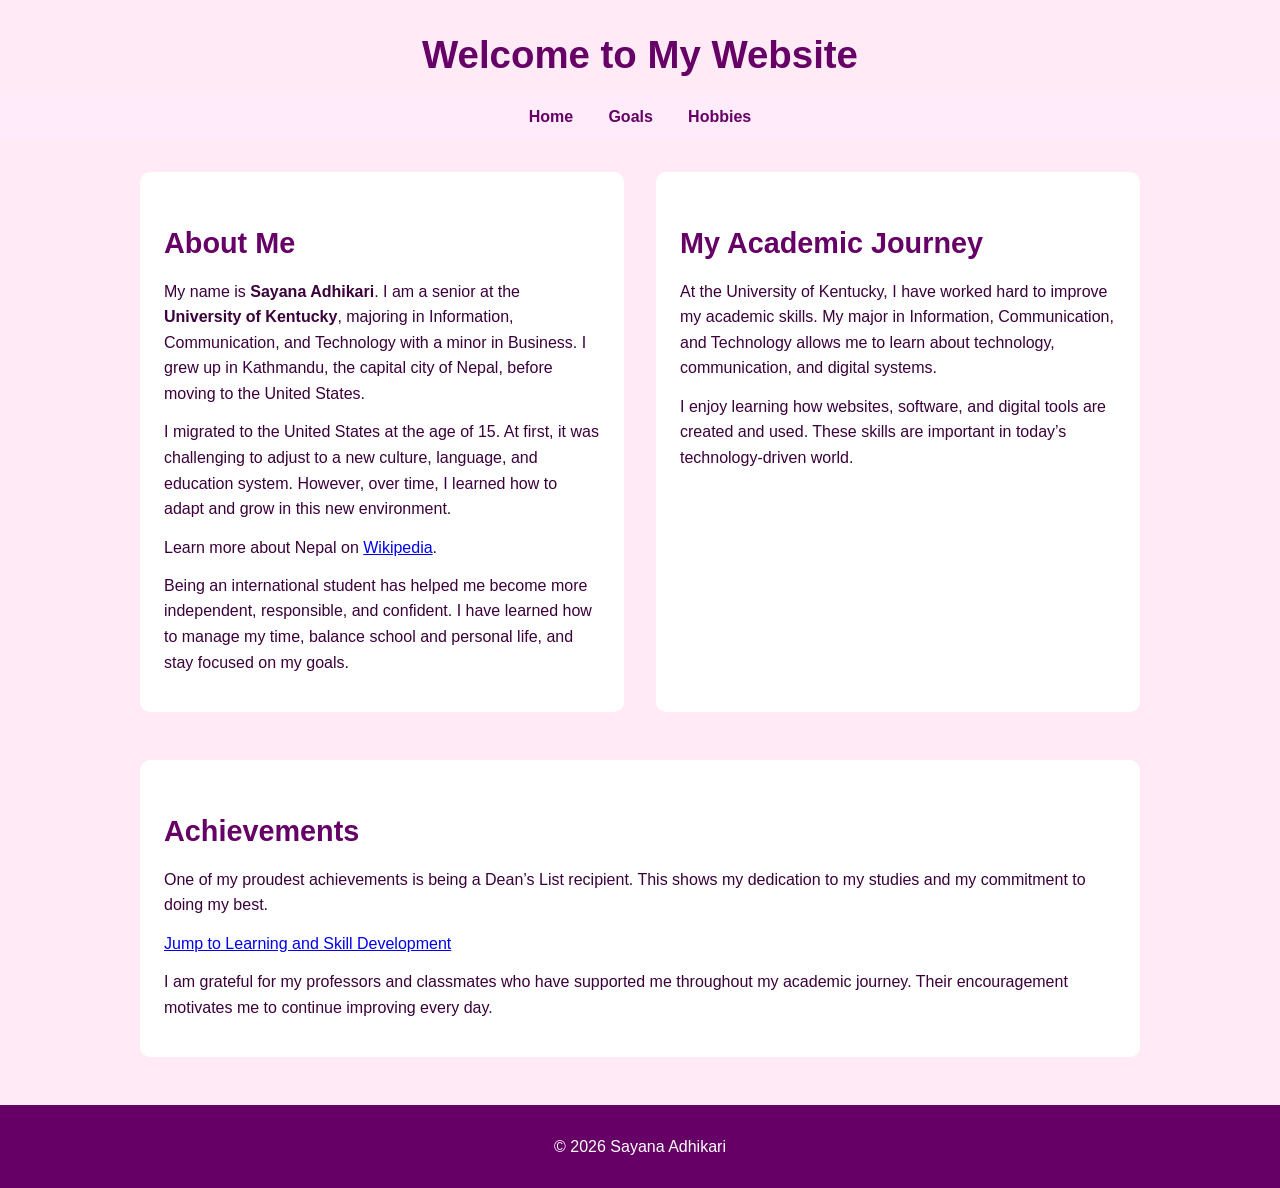
<file: index.html>
<!DOCTYPE html>
<html lang="en">
<head>
    <meta charset="UTF-8">
    <meta name="viewpoint" content="width=device-width, initial-scale=1.0">
    <meta name="author" content="Sayana Adhikari">
    <meta name="description" content="Personal Homepage">
    <title>Home</title>
    <base href="https://sayanadh61.github.io/web.dev26/">
    <link rel="stylesheet" href="css/style.css">
    <script type="application/ld+json">
{
  "@context": "https://schema.org",
  "@type": "WebPage",
  "name": "Welcome to My Website",
  "url": "https://sayanadh61.github.io/web.dev26/index.html",
  "description": "A personal homepage about Sayana Adhikari, a senior at the University of Kentucky majoring in Information, Communication, and Technology with a minor in Business.",
  "isPartOf": {
    "@type": "WebSite",
    "name": "Sayana Adhikari Website",
    "url": "https://sayanadh61.github.io/web.dev26/"
  },
  "mainEntity": {
    "@type": "Person",
    "name": "Sayana Adhikari",
    "description": "A senior majoring in Information, Communication, and Technology with a minor in Business.",
    "alumniOf": {
      "@type": "CollegeOrUniversity",
      "name": "University of Kentucky"
    }
  }
}
</script>
</head>
<body>
<header>
  <h1>Welcome to My Website</h1>
  <nav>
    <ul>
      <li><a href="index.html">Home</a></li>
      <li><a href="goals.html">Goals</a></li>
      <li><a href="hobbies.html">Hobbies</a></li>
    </ul>
  </nav>
</header>

<main>

<section>
  <h2>About Me</h2>

    <p>
      My name is <strong>Sayana Adhikari</strong>. I am a senior at the <strong>University of Kentucky</strong>,
      majoring in Information, Communication, and Technology with a minor in Business.
      I grew up in Kathmandu, the capital city of Nepal, before moving to the United States.
    </p>

    <p>
      I migrated to the United States at the age of 15. At first, it was challenging
      to adjust to a new culture, language, and education system. However, over time,
      I learned how to adapt and grow in this new environment.

    </p>

    <p>
  Learn more about Nepal on
  <a href="https://en.wikipedia.org/wiki/Nepal" target="_blank" rel="noopener">Wikipedia</a>.
</p>

    <p>
      Being an international student has helped me become more independent,
      responsible, and confident. I have learned how to manage my time,
      balance school and personal life, and stay focused on my goals.
    </p>

  </section>

  <section>
    <h2>My Academic Journey</h2>

    <p>
      At the University of Kentucky, I have worked hard to improve my academic skills.
      My major in Information, Communication, and Technology allows me to learn about
      technology, communication, and digital systems.
    </p>

    <p>
      I enjoy learning how websites, software, and digital tools are created and used.
      These skills are important in today’s technology-driven world.
    </p>

  </section>

  <section>
    <h2>Achievements</h2>

    <p>
      One of my proudest achievements is being a Dean’s List recipient.
      This shows my dedication to my studies and my commitment to doing my best.
    </p>
    
<a href="goals.html#learning">Jump to Learning and Skill Development</a>

    <p>
      I am grateful for my professors and classmates who have supported me
      throughout my academic journey. Their encouragement motivates me to
      continue improving every day.
    </p>

  </section>

</main>

<footer>
  <p>© 2026 Sayana Adhikari</p>
</footer>

</body>
</html>
</file>
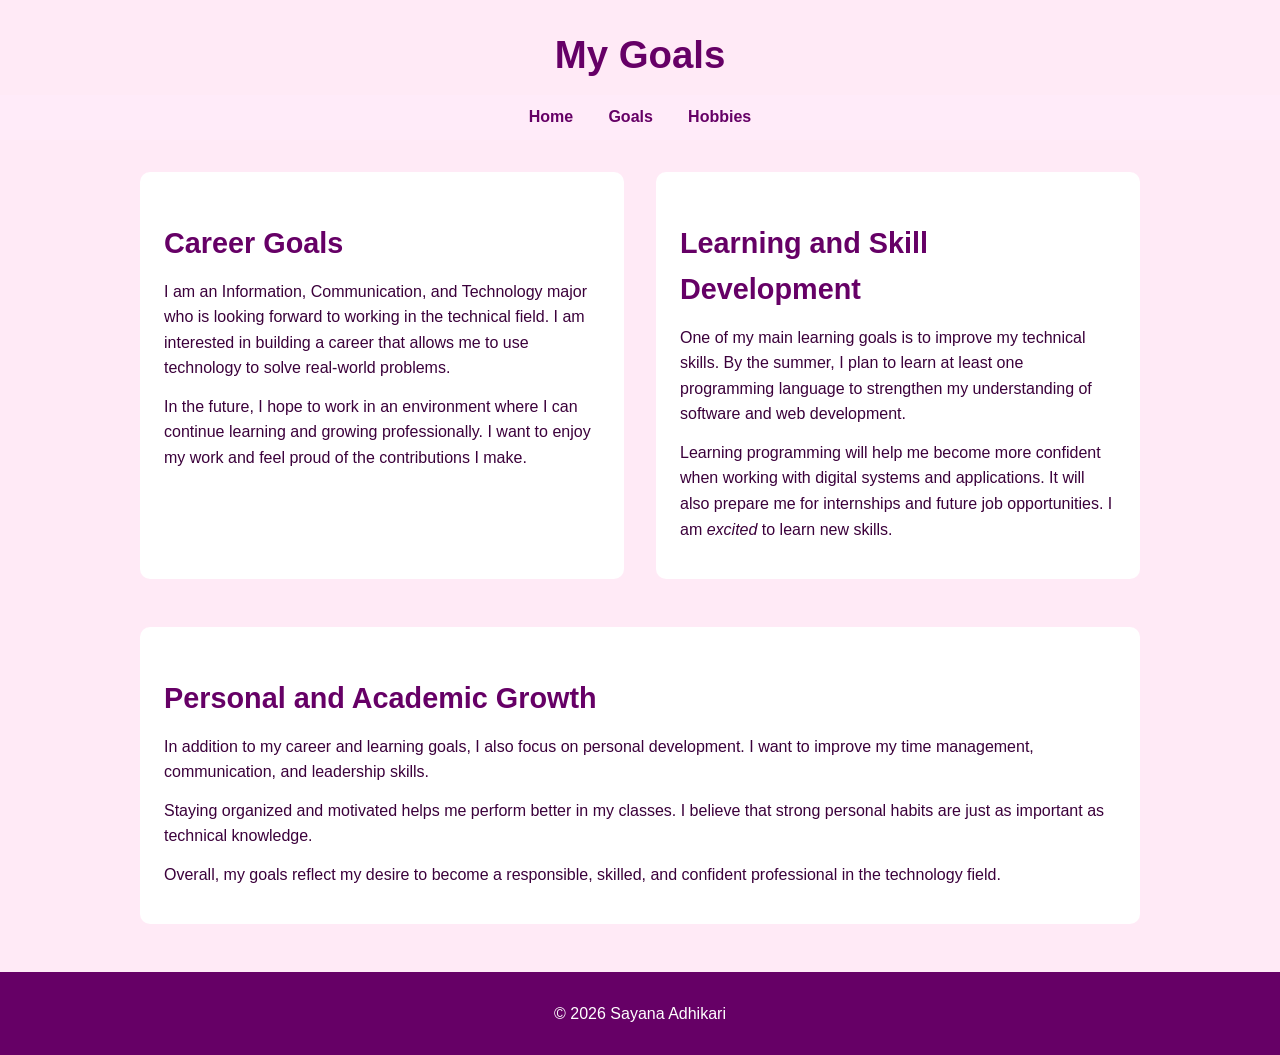
<file: goals.html>
<!DOCTYPE html>
<html lang="en">
<head>
  <meta charset="UTF-8">
  <meta name="viewport" content="width=device-width, initial-scale=1.0">
  <meta name="author" content="Sayana Adhikari">
  <meta name="description" content="Goals page">
  <title>Goals</title>
  <link rel="stylesheet" href="css/style.css">
  <script type="application/ld+json">
{
  "@context": "https://schema.org",
  "@type": "WebPage",
  "name": "My Goals",
  "url": "https://sayanadh61.github.io/web.dev26/goals.html",
  "description": "A page describing Sayana Adhikari's career goals, learning goals, and personal and academic growth goals in the technology field.",
  "isPartOf": {
    "@type": "WebSite",
    "name": "Sayana Adhikari Website",
    "url": "https://sayanadh61.github.io/web.dev26/"
  },
  "mainEntity": {
    "@type": "ItemList",
    "name": "Goals",
    "itemListElement": [
      {
        "@type": "ListItem",
        "position": 1,
        "name": "Career Goals"
      },
      {
        "@type": "ListItem",
        "position": 2,
        "name": "Learning and Skill Development"
      },
      {
        "@type": "ListItem",
        "position": 3,
        "name": "Personal and Academic Growth"
      }
    ]
  }
}
</script>
</head>

<body>

<header>
  <h1>My Goals</h1>

  <nav>
    <ul>
      <li><a href="index.html">Home</a></li>
      <li><a href="goals.html">Goals</a></li>
      <li><a href="hobbies.html">Hobbies</a></li>
    </ul>
  </nav>
</header>

<main>

  <section>
    <h2>Career Goals</h2>

    <p>
      I am an Information, Communication, and Technology major who is looking
      forward to working in the technical field. I am interested in building
      a career that allows me to use technology to solve real-world problems.
    </p>

    <p>
      In the future, I hope to work in an environment where I can continue
      learning and growing professionally. I want to enjoy my work and feel
      proud of the contributions I make.
    </p>

  </section>


<section id="learning">
<h2>Learning and Skill Development</h2>

    <p>
      One of my main learning goals is to improve my technical skills.
      By the summer, I plan to learn at least one programming language
      to strengthen my understanding of software and web development.
    </p>

    <p>
      Learning programming will help me become more confident when working
      with digital systems and applications. It will also prepare me for
      internships and future job opportunities. I am <em>excited</em> to learn new skills.
    </p>

  </section>

  <section>
    <h2>Personal and Academic Growth</h2>

    <p>
      In addition to my career and learning goals, I also focus on personal
      development. I want to improve my time management, communication,
      and leadership skills.
    </p>

    <p>
      Staying organized and motivated helps me perform better in my classes.
      I believe that strong personal habits are just as important as
      technical knowledge.
    </p>

    <p>
      Overall, my goals reflect my desire to become a responsible,
      skilled, and confident professional in the technology field.
    </p>

  </section>


</main>

<footer>
  <p>© 2026 Sayana Adhikari</p>
</footer>

</body>
</html>
</file>
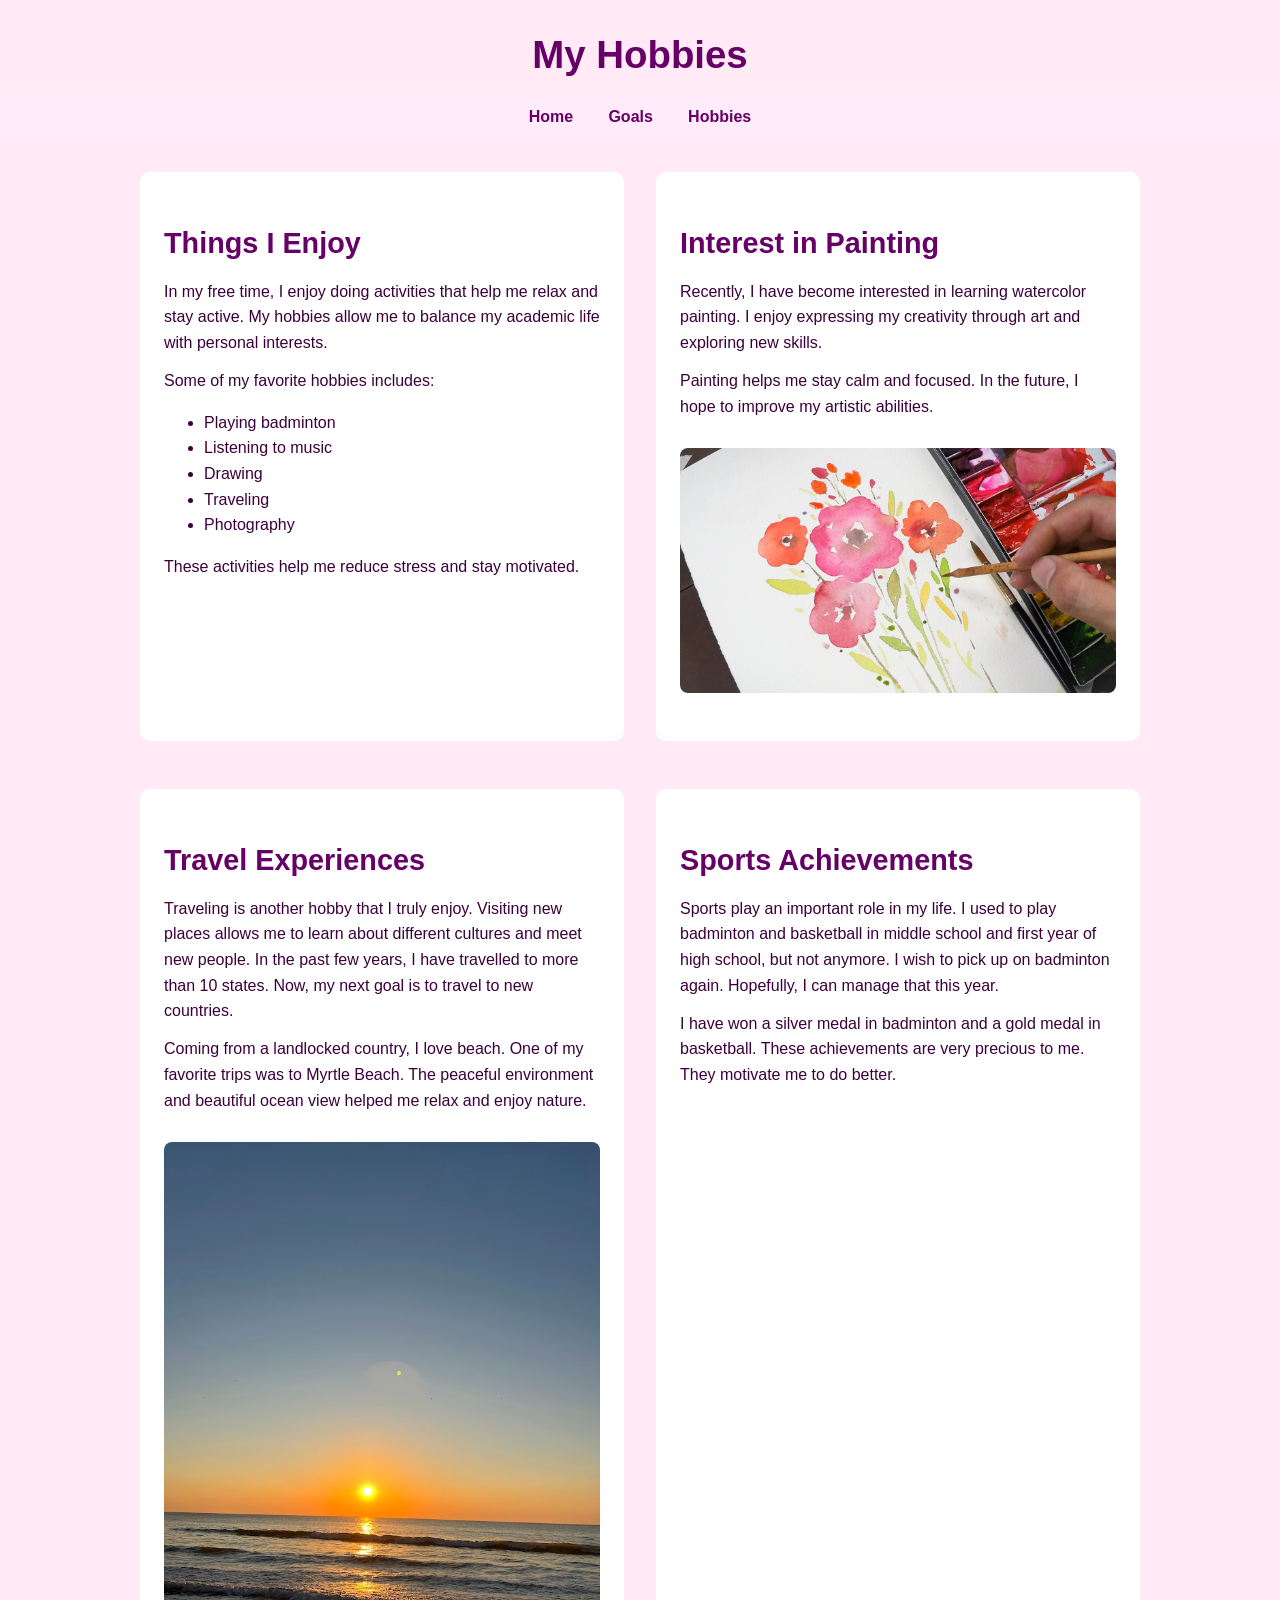
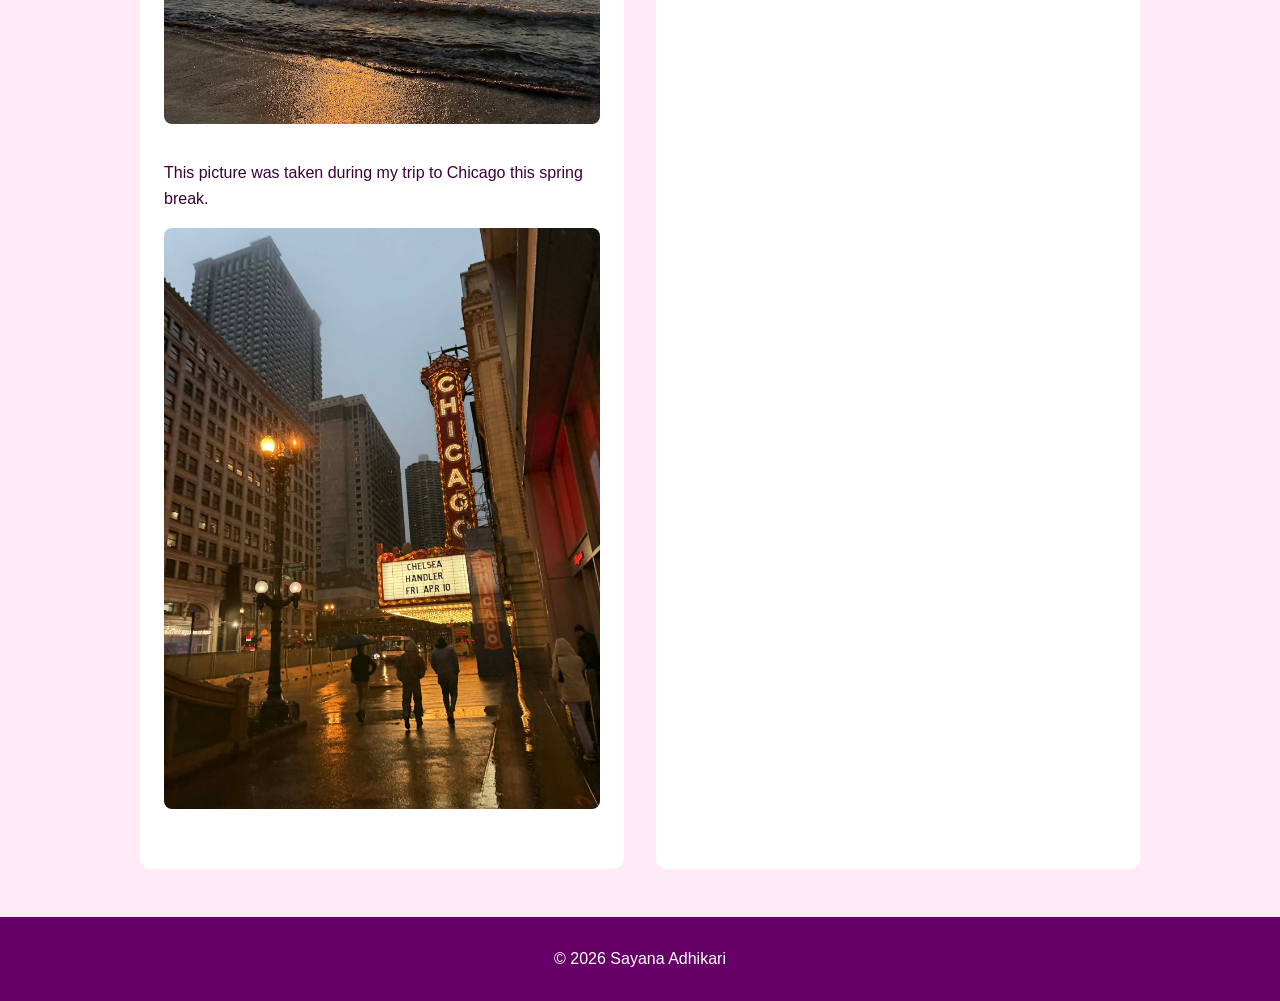
<file: hobbies.html>
<!DOCTYPE html>
<html lang="en">
<head>
  <meta charset="UTF-8">
  <meta name="viewport" content="width=device-width, initial-scale=1.0">
  <meta name="author" content="Sayana Adhikari">
  <meta name="description" content="Hobbies page">
  <title>Hobbies</title>
  <link rel="stylesheet" href="css/style.css">
 <script type="application/ld+json">
{
  "@context": "https://schema.org",
  "@type": "WebPage",
  "name": "My Hobbies",
  "url": "https://sayanadh61.github.io/web.dev26/hobbies.html",
  "description": "A personal webpage describing hobbies such as badminton, music, drawing, traveling, photography, and painting.",
  "author": {
    "@type": "Person",
    "name": "Sayana Adhikari"
  },
  "mainEntity": {
    "@type": "ItemList",
    "name": "Favorite Hobbies",
    "itemListElement": [
      {
        "@type": "ListItem",
        "position": 1,
        "name": "Playing badminton"
      },
      {
        "@type": "ListItem",
        "position": 2,
        "name": "Listening to music"
      },
      {
        "@type": "ListItem",
        "position": 3,
        "name": "Drawing"
      },
      {
        "@type": "ListItem",
        "position": 4,
        "name": "Traveling"
      },
      {
        "@type": "ListItem",
        "position": 5,
        "name": "Photography"
      },
      {
        "@type": "ListItem",
        "position": 6,
        "name": "Watercolor painting"
      }
    ]
  }
}
</script>

</head>

<body>

<header>
  <h1>My Hobbies</h1>

  <nav>
    <ul>
      <li><a href="index.html">Home</a></li>
      <li><a href="goals.html">Goals</a></li>
      <li><a href="hobbies.html">Hobbies</a></li>
    </ul>
  </nav>
</header>

<main>

  <section>
    <h2>Things I Enjoy</h2>

    <p>
      In my free time, I enjoy doing activities that help me relax and stay active.
      My hobbies allow me to balance my academic life with personal interests.
    </p>

    <p>
      Some of my favorite hobbies includes: 
    </p>

    <ul>
      <li>Playing badminton</li>
      <li>Listening to music</li>
      <li>Drawing</li>
      <li>Traveling</li>
      <li>Photography</li>
    </ul>
These activities help me reduce stress and stay motivated.
  </section>

  <section>
    <h2>Interest in Painting</h2>

    <p>
      Recently, I have become interested in learning watercolor painting.
      I enjoy expressing my creativity through art and exploring new skills.
    </p>

    <p>
      Painting helps me stay calm and focused. In the future, I hope to improve
      my artistic abilities.
    </p>

    <picture>
      <source media="(max-width: 600px)" srcset="media/paint.small.jpg">
      <source media="(min-width: 601px)" srcset="media/paint.large.jpg">

      <img src="media/paint.large.jpg"
           alt="A simple watercolor painting that inspires me to start learning painting.">
    </picture>

  </section>

  <section>
    <h2>Travel Experiences</h2>

    <p>
      Traveling is another hobby that I truly enjoy. Visiting new places allows
      me to learn about different cultures and meet new people. In the past few years, I have travelled to more than 10 states. Now, my next goal is to travel to new countries.
    </p>

    <p>
      Coming from a landlocked country, I love beach. One of my favorite trips was to Myrtle Beach. The peaceful environment and
      beautiful ocean view helped me relax and enjoy nature.
    </p>

    <picture>
      <source media="(max-width: 600px)" srcset="media/beach.small.jpg">
      <source media="(min-width: 601px)" srcset="media/beach.large.jpg">

      <img src="media/beach.large.jpg"
           alt="A calm morning view of Myrtle Beach during my trip.">
    </picture>

    <p> This picture was taken during my trip to Chicago this spring break. 
    <picture>
       <source media="(max-width: 600px)" srcset="media/chicago.small.jpg">
      <source media="(min-width: 601px)" srcset="media/chicago.jpg">

<img src="media/chicago.jpg"
           alt="A rainy day in chicago.">
  
    </picture>

  </section>

  <section>
    <h2>Sports Achievements</h2>

    <p>
      Sports play an important role in my life. I used to play badminton and basketball in middle school and first year of high school, but not anymore.
      I wish to pick up on badminton again. Hopefully, I can manage that this year.
    </p>

    <p>
      I have won a silver medal in badminton and a gold medal in basketball.
      These achievements are very precious to me. They motivate me to do better.
    </p>

  </section>

</main>

<footer>
  <p>© 2026 Sayana Adhikari</p>
</footer>

</body>
</html>
</file>
<file: css/style.css>
html {
  font-size: 100%;
  font-family: 'Poppins', Arial, sans-serif;
  line-height: 1.6;
}

body {
  margin: 0;
  padding: 0;
  background-color: #ffeaf6;
  color: #3b003b;
}

/* Typography */

h1, h2, h3 {
  font-family: 'Montserrat', sans-serif;
  color: #660066;
  margin-bottom: 0.6rem;
}

h1 {
  font-size: 2.4rem;
  text-align: center;
  margin-top: 1.5rem;
}

h2 {
  font-size: 1.8rem;
}

h3 {
  font-size: 1.3rem;
}

p {
  margin: 0.8rem 0;
  font-size: 1rem;
}

/* Header */

#site-header {
  text-align: center;
  padding: 2rem 1rem;
  background-color: #ffd6f3;
  border-bottom: 2px solid #d98cd9;
}

/* Navigation */

nav {
  background-color: #ffebf9;
  padding: 0.6rem;
}

nav ul {
  list-style: none;
  display: flex;
  justify-content: center;
  flex-wrap: wrap;
  gap: 1rem;
  margin: 0;
  padding: 0;
}

nav ul li a {
  text-decoration: none;
  color: #660066;
  font-weight: 600;
  padding: 0.4rem 0.6rem;
  transition: 0.25s;
}

nav ul li a:hover {
  color: #cc33cc;
}

/* Layout */

main {
  display: flex;
  flex-wrap: wrap;
  gap: 2rem;
  width: 90%;
  max-width: 1000px;
  margin: 2rem auto;
}

section {
  flex: 1 1 350px;
  background-color: #ffffff;
  padding: 1.5rem;
  border-radius: 10px;
  box-sizing: border-box;
}

/* Highlight */

.highlight {
  background-color: #f6b3e6;
  padding: 0.2rem 0.4rem;
  border-radius: 4px;
}

/* Images */

img {
  width: 100%;
  height: auto;
  border-radius: 8px;
  margin: 1rem 0;
}

/* Boxes */

.outer-box {
  width: 300px;
  margin: 2rem auto;
  padding: 1rem;
  background-color: #ffd6f3;
}

.inner-box {
  width: 100%;
  padding: 1rem;
  background-color: #f6b3e6;
}

/* Footer */

footer {
  text-align: center;
  padding: 1rem;
  background-color: #660066;
  color: #ffffff;
}

footer a {
  color: #ffd6f3;
  text-decoration: none;
}

footer a:hover {
  text-decoration: underline;
}

/* Code */

code, pre {
  font-family: 'Courier New', monospace;
  background-color: #ffe6f9;
  padding: 0.2rem 0.4rem;
  border-radius: 4px;
}
main > section {
  margin-bottom: 1rem;
}
</file>
